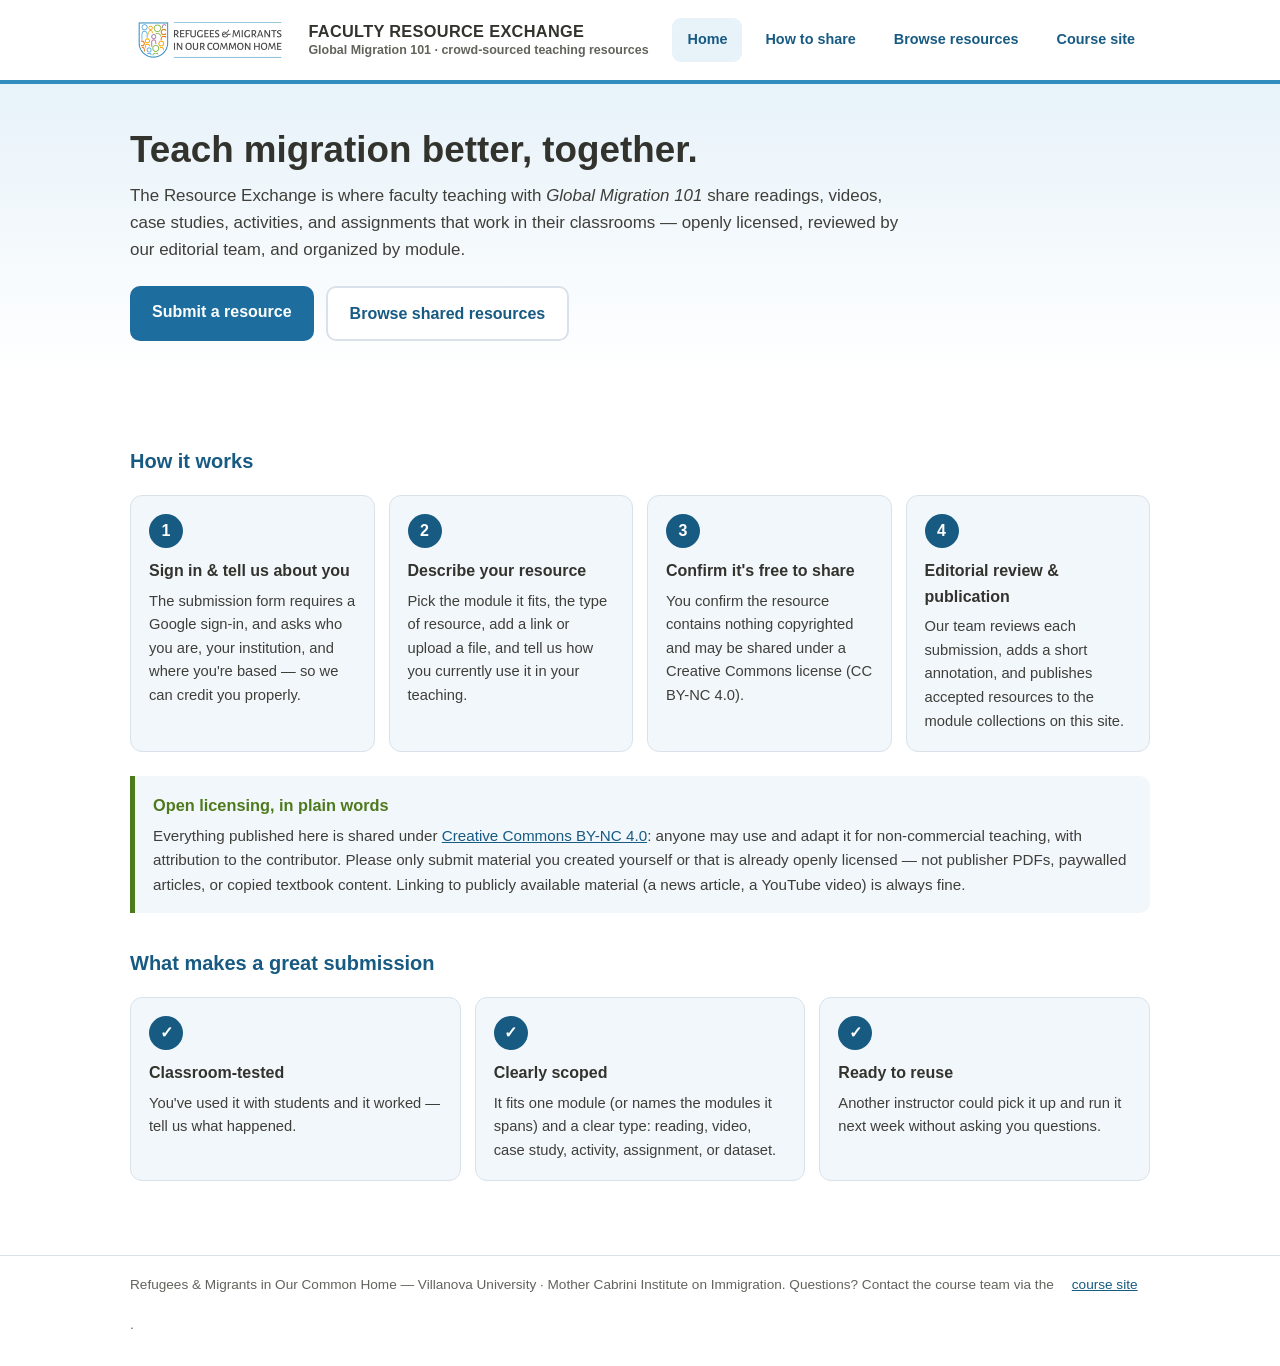
<file: index.html>
<!DOCTYPE html>
<html lang="en">
<head>
<meta charset="utf-8">
<meta name="viewport" content="width=device-width, initial-scale=1">
<title>Faculty Resource Exchange — Global Migration 101</title>
<meta name="description" content="Share and discover openly licensed teaching resources for the Global Migration 101 course.">
<link rel="stylesheet" href="assets/exchange.css">
</head>
<body>
<a class="skip" href="#main">Skip to main content</a>
<header class="site">
  <div class="wrap">
    <img src="assets/RMCH_Primary_Horizontal_Color_web.png" alt="Refugees and Migrants in Our Common Home">
    <div class="name">Faculty Resource Exchange
      <span>Global Migration 101 · crowd-sourced teaching resources</span>
    </div>
    <nav class="top" aria-label="Site">
      <a href="index.html" aria-current="page">Home</a>
      <a href="share.html">How to share</a>
      <a href="browse.html">Browse resources</a>
      <a href="https://cbonfini.github.io/global-migration-101/" rel="noopener">Course site</a>
    </nav>
  </div>
</header>

<div class="hero">
  <div class="wrap">
    <h1>Teach migration better, together.</h1>
    <p class="lede">The Resource Exchange is where faculty teaching with <em>Global Migration 101</em>
    share readings, videos, case studies, activities, and assignments that work in their classrooms —
    openly licensed, reviewed by our editorial team, and organized by module.</p>
    <div class="btnrow">
      <a class="btn" id="submit-btn" href="#how">Submit a resource</a>
      <a class="btn ghost" href="browse.html">Browse shared resources</a>
    </div>
  </div>
</div>

<main id="main">
  <div class="wrap">
    <h2 id="how">How it works</h2>
    <ol class="steps">
      <li><span class="n" aria-hidden="true">1</span>
        <h3>Sign in &amp; tell us about you</h3>
        <p>The submission form requires a Google sign-in, and asks who you are, your institution,
        and where you're based — so we can credit you properly.</p></li>
      <li><span class="n" aria-hidden="true">2</span>
        <h3>Describe your resource</h3>
        <p>Pick the module it fits, the type of resource, add a link or upload a file, and tell us
        how you currently use it in your teaching.</p></li>
      <li><span class="n" aria-hidden="true">3</span>
        <h3>Confirm it's free to share</h3>
        <p>You confirm the resource contains nothing copyrighted and may be shared under a
        Creative Commons license (CC BY-NC 4.0).</p></li>
      <li><span class="n" aria-hidden="true">4</span>
        <h3>Editorial review &amp; publication</h3>
        <p>Our team reviews each submission, adds a short annotation, and publishes accepted
        resources to the module collections on this site.</p></li>
    </ol>

    <div class="notice">
      <h2>Open licensing, in plain words</h2>
      <p>Everything published here is shared under
      <a href="https://creativecommons.org/licenses/by-nc/4.0/" rel="noopener">Creative Commons BY-NC 4.0</a>:
      anyone may use and adapt it for non-commercial teaching, with attribution to the contributor.
      Please only submit material you created yourself or that is already openly licensed —
      not publisher PDFs, paywalled articles, or copied textbook content. Linking to publicly
      available material (a news article, a YouTube video) is always fine.</p>
    </div>

    <h2>What makes a great submission</h2>
    <ol class="steps">
      <li><span class="n" aria-hidden="true">✓</span><h3>Classroom-tested</h3>
        <p>You've used it with students and it worked — tell us what happened.</p></li>
      <li><span class="n" aria-hidden="true">✓</span><h3>Clearly scoped</h3>
        <p>It fits one module (or names the modules it spans) and a clear type:
        reading, video, case study, activity, assignment, or dataset.</p></li>
      <li><span class="n" aria-hidden="true">✓</span><h3>Ready to reuse</h3>
        <p>Another instructor could pick it up and run it next week without asking you questions.</p></li>
    </ol>
  </div>
</main>

<footer class="site">
  <div class="wrap">
    Refugees &amp; Migrants in Our Common Home — Villanova University · Mother Cabrini Institute on Immigration.
    Questions? Contact the course team via the <a href="https://cbonfini.github.io/global-migration-101/" rel="noopener">course site</a>.
  </div>
</footer>

<script src="assets/config.js"></script>
<script>
(function(){
  var c = window.EXCHANGE_CONFIG || {};
  var btn = document.getElementById("submit-btn");
  if (c.FORM_URL) { btn.href = c.FORM_URL; btn.rel = "noopener"; }
  else {
    btn.addEventListener("click", function(e){
      e.preventDefault();
      alert("The submission form isn't connected yet. Site owner: paste your Google Form link into assets/config.js.");
    });
  }
})();
</script>
</body>
</html>
</file>
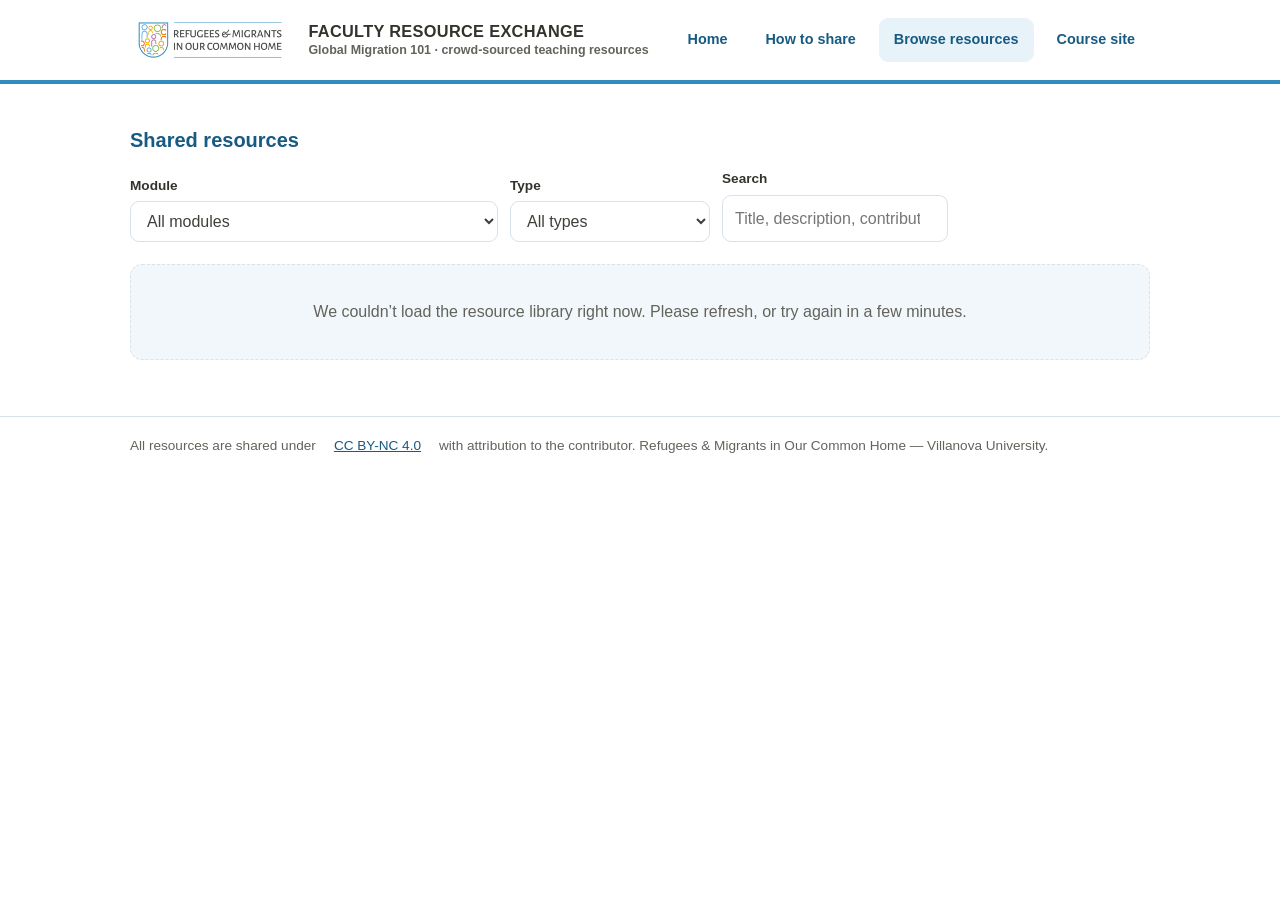
<file: browse.html>
<!DOCTYPE html>
<html lang="en">
<head>
<meta charset="utf-8">
<meta name="viewport" content="width=device-width, initial-scale=1">
<title>Browse resources — Faculty Resource Exchange</title>
<meta name="description" content="Browse faculty-shared, openly licensed teaching resources for Global Migration 101, organized by module and type.">
<link rel="stylesheet" href="assets/exchange.css">
</head>
<body>
<a class="skip" href="#main">Skip to main content</a>
<header class="site">
  <div class="wrap">
    <img src="assets/RMCH_Primary_Horizontal_Color_web.png" alt="Refugees and Migrants in Our Common Home">
    <div class="name">Faculty Resource Exchange
      <span>Global Migration 101 · crowd-sourced teaching resources</span>
    </div>
    <nav class="top" aria-label="Site">
      <a href="index.html">Home</a>
      <a href="share.html">How to share</a>
      <a href="browse.html" aria-current="page">Browse resources</a>
      <a href="https://cbonfini.github.io/global-migration-101/" rel="noopener">Course site</a>
    </nav>
  </div>
</header>

<main id="main">
  <div class="wrap">
    <h2 style="margin-top:6px">Shared resources</h2>
    <div class="filters" role="search">
      <div>
        <label for="f-module">Module</label>
        <select id="f-module"><option value="">All modules</option></select>
      </div>
      <div>
        <label for="f-type">Type</label>
        <select id="f-type"><option value="">All types</option></select>
      </div>
      <div>
        <label for="f-q">Search</label>
        <input id="f-q" type="search" placeholder="Title, description, contributor…">
      </div>
    </div>
    <p class="count" id="count" role="status" aria-live="polite"></p>
    <div id="groups"></div>
    <div class="empty" id="empty" hidden></div>
  </div>
</main>

<footer class="site">
  <div class="wrap">
    All resources are shared under
    <a href="https://creativecommons.org/licenses/by-nc/4.0/" rel="noopener">CC BY-NC 4.0</a>
    with attribution to the contributor. Refugees &amp; Migrants in Our Common Home — Villanova University.
  </div>
</footer>

<script src="assets/config.js"></script>
<script>
(function(){
  "use strict";
  // Course order, with each module's arc (shown as a small chip on the heading)
  var MODULES = [
    {t:"Foundations of Global Migration", a:"Foundations"},
    {t:"Migration Data and Global Trends", a:"Foundations"},
    {t:"Religion, Ethics, and Migration", a:"Narratives & Ethics"},
    {t:"Drivers of Migration", a:"Foundations"},
    {t:"Climate Change and Migration", a:"Future Challenges & Solutions"},
    {t:"Refugees, Asylum, and Forced Displacement", a:"Historical & Structural Context"},
    {t:"Migration Through History", a:"Historical & Structural Context"},
    {t:"Migration Journey and Experience", a:"Historical & Structural Context"},
    {t:"Borders, Sovereignty, and Policy", a:"Systems & Governance"},
    {t:"Migration, Labor, and the Economy", a:"Systems & Governance"},
    {t:"Migrant Lives and Identities", a:"Human Experience"},
    {t:"Media, Narratives, and Representation", a:"Narratives & Ethics"},
    {t:"Cities, Communities, and Integration", a:"Human Experience"},
    {t:"Solutions, Governance, and the Future", a:"Future Challenges & Solutions"},
    {t:"General / multiple modules", a:""}
  ];
  var ARC = {};
  MODULES.forEach(function(m){ ARC[m.t] = m.a; });

  var groupsEl = document.getElementById("groups"), empty = document.getElementById("empty"),
      count = document.getElementById("count"),
      fMod = document.getElementById("f-module"), fType = document.getElementById("f-type"),
      fQ = document.getElementById("f-q");
  MODULES.forEach(function(m){ fMod.add(new Option(m.t, m.t)); });

  function esc(s){ var d = document.createElement("div"); d.textContent = s == null ? "" : String(s); return d.innerHTML; }

  // Minimal RFC-4180 CSV parser (handles quoted fields, commas, newlines)
  function parseCSV(text){
    var rows = [], row = [], cur = "", q = false;
    for (var i = 0; i < text.length; i++){
      var ch = text[i];
      if (q){
        if (ch === '"'){ if (text[i+1] === '"'){ cur += '"'; i++; } else q = false; }
        else cur += ch;
      } else if (ch === '"') q = true;
      else if (ch === ","){ row.push(cur); cur = ""; }
      else if (ch === "\n" || ch === "\r"){
        if (ch === "\r" && text[i+1] === "\n") i++;
        row.push(cur); cur = "";
        if (row.length > 1 || row[0] !== "") rows.push(row);
        row = [];
      } else cur += ch;
    }
    if (cur !== "" || row.length){ row.push(cur); rows.push(row); }
    return rows;
  }

  // Map header names to fields, tolerant of wording/order changes in the Sheet
  function headerMap(hdr){
    var map = {};
    hdr.forEach(function(h, i){
      var k = h.toLowerCase();
      if (/name/.test(k) && map.name === undefined && !/institution|module/.test(k)) map.name = i;
      else if (/institution|university|organi[sz]ation|affiliation/.test(k)) map.inst = i;
      else if (/country|where.*(from|based)|location/.test(k)) map.country = i;
      else if (/module/.test(k)) map.module = i;
      else if (/type|category/.test(k)) map.type = i;
      else if (/title/.test(k)) map.title = i;
      else if (/description|about the resource/.test(k)) map.desc = i;
      else if (/link|url/.test(k) && map.link === undefined) map.link = i;
      else if (/upload|file/.test(k) && map.file === undefined) map.file = i;
      else if (/how.*(use|teach)|teaching/.test(k)) map.use = i;
      else if (/annotation|editor/.test(k)) map.ann = i;
      else if (/timestamp|date/.test(k) && map.date === undefined) map.date = i;
    });
    return map;
  }

  var DATA = [];
  function render(){
    var m = fMod.value, t = fType.value, q = fQ.value.trim().toLowerCase();
    var shown = DATA.filter(function(r){
      if (m && r.module !== m) return false;
      if (t && r.type !== t) return false;
      if (q){
        var hay = (r.title + " " + r.desc + " " + r.name + " " + r.inst + " " + r.use + " " + r.ann).toLowerCase();
        if (hay.indexOf(q) === -1) return false;
      }
      return true;
    });
    function card(r){
      var title = r.link ? '<a href="' + esc(r.link) + '" rel="noopener">' + esc(r.title) + "</a>" : esc(r.title);
      return '<li class="res">' +
        (r.type ? '<div class="meta"><span class="chip type">' + esc(r.type) + "</span></div>" : "") +
        "<h4>" + title + "</h4>" +
        (r.desc ? "<p>" + esc(r.desc) + "</p>" : "") +
        '<p class="who">Shared by ' + esc(r.name || "a colleague") +
          (r.inst ? " · " + esc(r.inst) : "") + (r.country ? " · " + esc(r.country) : "") + "</p>" +
        (r.use ? '<div class="use"><b>How it’s used in teaching:</b> ' + esc(r.use) + "</div>" : "") +
        (r.ann ? '<div class="ann"><b>Editor’s note:</b> ' + esc(r.ann) + "</div>" : "") +
      "</li>";
    }
    // Group under module headings, in course order
    var byMod = {};
    shown.forEach(function(r){
      var key = r.module || "General / multiple modules";
      (byMod[key] = byMod[key] || []).push(r);
    });
    var order = MODULES.map(function(x){ return x.t; });
    Object.keys(byMod).forEach(function(k){ if (order.indexOf(k) === -1) order.push(k); });
    groupsEl.innerHTML = order.filter(function(k){ return byMod[k]; }).map(function(k){
      var rs = byMod[k], arc = ARC[k];
      return '<section class="modgroup">' +
        "<h3>" + (arc ? '<span class="arc">' + esc(arc) + "</span>" : "") + esc(k) +
        '<span class="gcount">' + rs.length + " resource" + (rs.length === 1 ? "" : "s") + "</span></h3>" +
        '<ul class="grid">' + rs.map(card).join("") + "</ul>" +
      "</section>";
    }).join("");
    empty.hidden = shown.length > 0;
    if (!shown.length){ empty.textContent = "No resources match these filters yet. Try clearing a filter — or be the first to share one!"; }
    count.textContent = shown.length + " resource" + (shown.length === 1 ? "" : "s") +
      (DATA.length !== shown.length ? " (of " + DATA.length + ")" : "");
  }

  function load(){
    var c = window.EXCHANGE_CONFIG || {};
    if (!c.CSV_URL){
      empty.hidden = false;
      empty.innerHTML = "The resource library isn’t connected yet.<br>Site owner: publish the Approved tab of the response Sheet to the web as CSV and paste the link into <code>assets/config.js</code>.";
      count.textContent = "";
      return;
    }
    fetch(c.CSV_URL, { cache: "no-store" }).then(function(r){
      if (!r.ok) throw new Error(r.status);
      return r.text();
    }).then(function(text){
      var rows = parseCSV(text);
      if (rows.length < 2){ DATA = []; render(); return; }
      var map = headerMap(rows[0]);
      DATA = rows.slice(1).map(function(r){
        function g(i){ return i === undefined ? "" : (r[i] || "").trim(); }
        return { name:g(map.name), inst:g(map.inst), country:g(map.country),
                 module:g(map.module), type:g(map.type), title:g(map.title),
                 desc:g(map.desc), link:g(map.link) || g(map.file), use:g(map.use), ann:g(map.ann) };
      }).filter(function(r){ return r.title; }).reverse(); // newest first
      var types = {};
      DATA.forEach(function(r){ if (r.type) types[r.type] = 1; });
      Object.keys(types).sort().forEach(function(t){ fType.add(new Option(t, t)); });
      render();
    }).catch(function(){
      empty.hidden = false;
      empty.textContent = "We couldn\u2019t load the resource library right now. Please refresh, or try again in a few minutes.";
      count.textContent = "";
    });
  }
  [fMod, fType].forEach(function(el){ el.addEventListener("change", render); });
  fQ.addEventListener("input", render);
  load();
})();
</script>
</body>
</html>
</file>
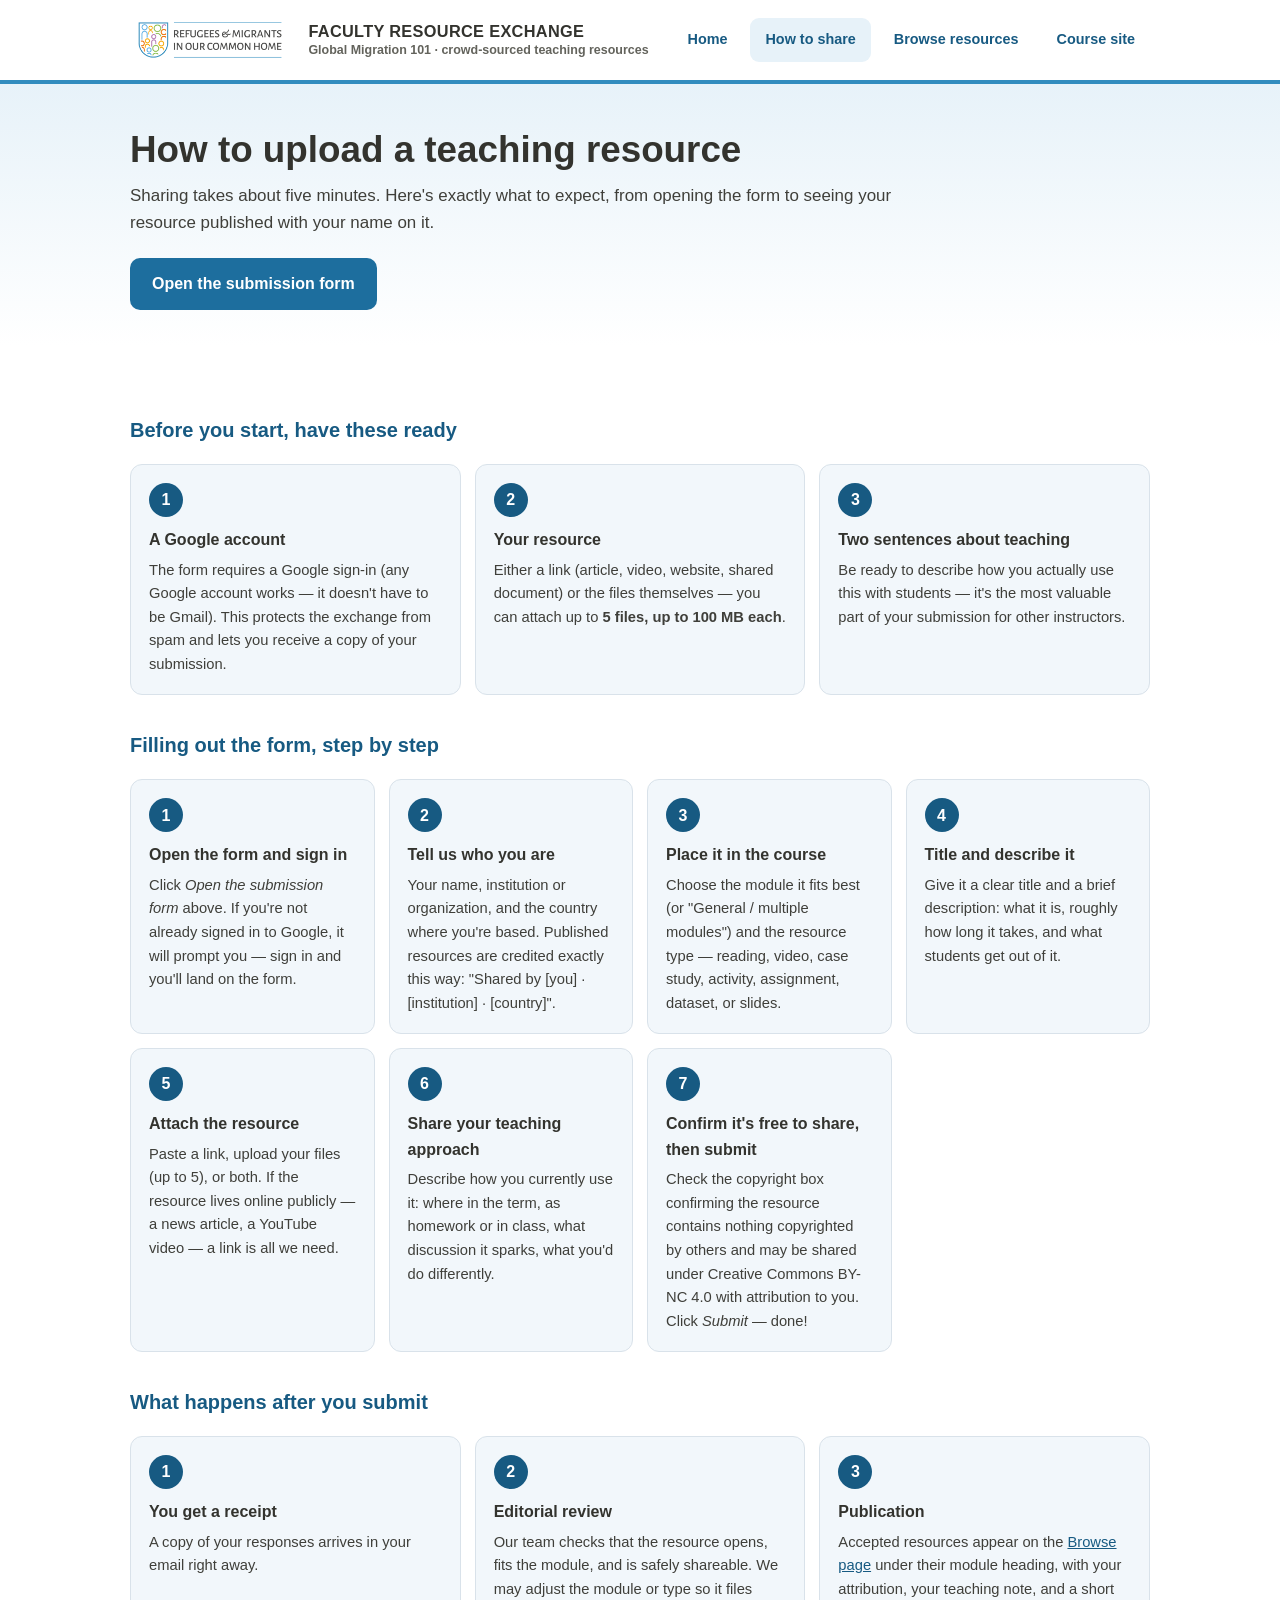
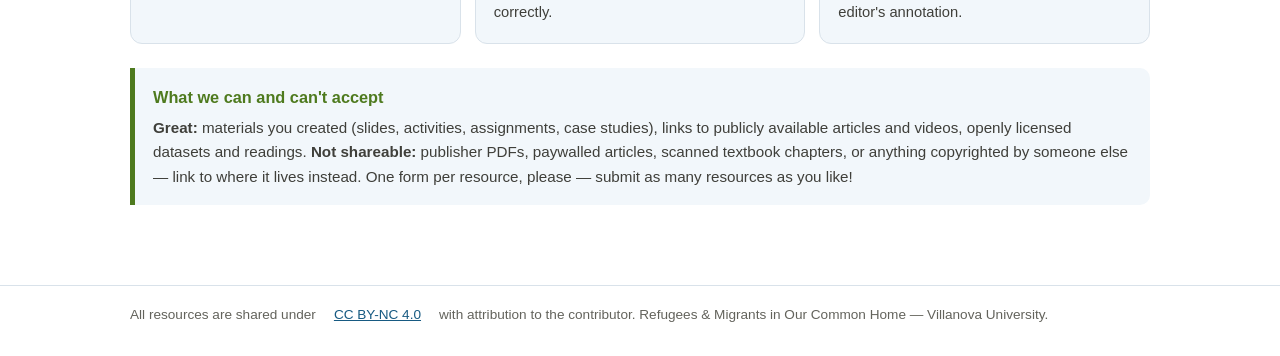
<file: share.html>
<!DOCTYPE html>
<html lang="en">
<head>
<meta charset="utf-8">
<meta name="viewport" content="width=device-width, initial-scale=1">
<title>How to share a resource — Faculty Resource Exchange</title>
<meta name="description" content="Step-by-step instructions for uploading a teaching resource to the Global Migration 101 Faculty Resource Exchange.">
<link rel="stylesheet" href="assets/exchange.css">
</head>
<body>
<a class="skip" href="#main">Skip to main content</a>
<header class="site">
  <div class="wrap">
    <img src="assets/RMCH_Primary_Horizontal_Color_web.png" alt="Refugees and Migrants in Our Common Home">
    <div class="name">Faculty Resource Exchange
      <span>Global Migration 101 · crowd-sourced teaching resources</span>
    </div>
    <nav class="top" aria-label="Site">
      <a href="index.html">Home</a>
      <a href="share.html" aria-current="page">How to share</a>
      <a href="browse.html">Browse resources</a>
      <a href="https://cbonfini.github.io/global-migration-101/" rel="noopener">Course site</a>
    </nav>
  </div>
</header>

<div class="hero">
  <div class="wrap">
    <h1>How to upload a teaching resource</h1>
    <p class="lede">Sharing takes about five minutes. Here's exactly what to expect,
    from opening the form to seeing your resource published with your name on it.</p>
    <div class="btnrow">
      <a class="btn" id="submit-btn" href="#steps">Open the submission form</a>
    </div>
  </div>
</div>

<main id="main">
  <div class="wrap">
    <h2 id="steps">Before you start, have these ready</h2>
    <ol class="steps">
      <li><span class="n" aria-hidden="true">1</span><h3>A Google account</h3>
        <p>The form requires a Google sign-in (any Google account works — it doesn't have to be Gmail).
        This protects the exchange from spam and lets you receive a copy of your submission.</p></li>
      <li><span class="n" aria-hidden="true">2</span><h3>Your resource</h3>
        <p>Either a link (article, video, website, shared document) or the files themselves —
        you can attach up to <strong>5 files, up to 100&nbsp;MB each</strong>.</p></li>
      <li><span class="n" aria-hidden="true">3</span><h3>Two sentences about teaching</h3>
        <p>Be ready to describe how you actually use this with students — it's the most
        valuable part of your submission for other instructors.</p></li>
    </ol>

    <h2>Filling out the form, step by step</h2>
    <ol class="steps">
      <li><span class="n" aria-hidden="true">1</span><h3>Open the form and sign in</h3>
        <p>Click <em>Open the submission form</em> above. If you're not already signed in to Google,
        it will prompt you — sign in and you'll land on the form.</p></li>
      <li><span class="n" aria-hidden="true">2</span><h3>Tell us who you are</h3>
        <p>Your name, institution or organization, and the country where you're based.
        Published resources are credited exactly this way: "Shared by [you] · [institution] · [country]".</p></li>
      <li><span class="n" aria-hidden="true">3</span><h3>Place it in the course</h3>
        <p>Choose the module it fits best (or "General / multiple modules") and the resource type —
        reading, video, case study, activity, assignment, dataset, or slides.</p></li>
      <li><span class="n" aria-hidden="true">4</span><h3>Title and describe it</h3>
        <p>Give it a clear title and a brief description: what it is, roughly how long it takes,
        and what students get out of it.</p></li>
      <li><span class="n" aria-hidden="true">5</span><h3>Attach the resource</h3>
        <p>Paste a link, upload your files (up to 5), or both. If the resource lives online publicly —
        a news article, a YouTube video — a link is all we need.</p></li>
      <li><span class="n" aria-hidden="true">6</span><h3>Share your teaching approach</h3>
        <p>Describe how you currently use it: where in the term, as homework or in class,
        what discussion it sparks, what you'd do differently.</p></li>
      <li><span class="n" aria-hidden="true">7</span><h3>Confirm it's free to share, then submit</h3>
        <p>Check the copyright box confirming the resource contains nothing copyrighted by others and
        may be shared under Creative Commons BY-NC 4.0 with attribution to you. Click <em>Submit</em> — done!</p></li>
    </ol>

    <h2>What happens after you submit</h2>
    <ol class="steps">
      <li><span class="n" aria-hidden="true">1</span><h3>You get a receipt</h3>
        <p>A copy of your responses arrives in your email right away.</p></li>
      <li><span class="n" aria-hidden="true">2</span><h3>Editorial review</h3>
        <p>Our team checks that the resource opens, fits the module, and is safely shareable.
        We may adjust the module or type so it files correctly.</p></li>
      <li><span class="n" aria-hidden="true">3</span><h3>Publication</h3>
        <p>Accepted resources appear on the <a href="browse.html">Browse page</a> under their module
        heading, with your attribution, your teaching note, and a short editor's annotation.</p></li>
    </ol>

    <div class="notice">
      <h2>What we can and can't accept</h2>
      <p><strong>Great:</strong> materials you created (slides, activities, assignments, case studies),
      links to publicly available articles and videos, openly licensed datasets and readings.
      <strong>Not shareable:</strong> publisher PDFs, paywalled articles, scanned textbook chapters,
      or anything copyrighted by someone else — link to where it lives instead.
      One form per resource, please — submit as many resources as you like!</p>
    </div>
  </div>
</main>

<footer class="site">
  <div class="wrap">
    All resources are shared under
    <a href="https://creativecommons.org/licenses/by-nc/4.0/" rel="noopener">CC BY-NC 4.0</a>
    with attribution to the contributor. Refugees &amp; Migrants in Our Common Home — Villanova University.
  </div>
</footer>

<script src="assets/config.js"></script>
<script>
(function(){
  var c = window.EXCHANGE_CONFIG || {};
  var btn = document.getElementById("submit-btn");
  if (c.FORM_URL) { btn.href = c.FORM_URL; btn.rel = "noopener"; }
})();
</script>
</body>
</html>
</file>
<file: assets/exchange.css>
/* GMA Faculty Resource Exchange — RMCH brand, WCAG 2.1 AA */
:root{
  --brand:#328CBE;        /* decorative only */
  --primary:#1D6E9E;      /* AA-safe on white */
  --primary-700:#175A82;
  --ink:#33332E;
  --txt:#3F3F3A;
  --muted:#63635C;
  --tint:#E7F2F9;
  --card:#F2F7FB;
  --line:#D9E2EA;
  --green:#4E7A1E;
  --focus:#B45309;
}
*{box-sizing:border-box}
html{scroll-behavior:smooth}
body{margin:0;font-family:"Montserrat","Inter",Arial,Helvetica,sans-serif;color:var(--txt);
     background:#fff;line-height:1.6;font-size:1rem}
a{color:var(--primary-700)}
a:focus-visible,button:focus-visible,input:focus-visible,select:focus-visible{
  outline:3px solid var(--focus);outline-offset:2px;border-radius:4px}
.skip{position:absolute;left:-9999px;top:0;background:var(--primary-700);color:#fff;
      padding:10px 16px;z-index:50;border-radius:0 0 8px 0}
.skip:focus{left:0}
header.site{border-bottom:4px solid var(--brand);padding:14px 0}
.wrap{max-width:1060px;margin:0 auto;padding:0 20px}
.site .wrap{display:flex;align-items:center;gap:18px;flex-wrap:wrap}
.site img{height:52px;width:auto}
.site .name{font-weight:800;color:var(--ink);font-size:1.02rem;letter-spacing:.02em;
            text-transform:uppercase;line-height:1.3}
.site .name span{display:block;font-weight:600;color:var(--muted);font-size:.78rem;
                 text-transform:none;letter-spacing:0}
nav.top{margin-left:auto;display:flex;gap:8px;flex-wrap:wrap}
nav.top a{font-weight:700;font-size:.9rem;text-decoration:none;padding:9px 14px;border-radius:9px;
          border:1.5px solid transparent}
nav.top a[aria-current="page"]{background:var(--tint);color:var(--primary-700)}
nav.top a:hover{border-color:var(--line)}
.hero{background:linear-gradient(180deg,var(--tint),#fff);padding:44px 0 36px}
.hero h1{font-size:clamp(1.6rem,3.5vw,2.3rem);color:var(--ink);margin:0 0 10px;line-height:1.2}
.hero p.lede{font-size:1.06rem;max-width:46em;margin:0 0 22px}
.btn{display:inline-block;background:var(--primary);color:#fff;font-weight:700;
     padding:13px 22px;border-radius:10px;text-decoration:none;border:none;font-size:1rem;cursor:pointer}
.btn:hover{background:var(--primary-700)}
.btn.ghost{background:#fff;color:var(--primary-700);border:2px solid var(--line)}
.btn.ghost:hover{border-color:var(--brand);background:#fff}
.btnrow{display:flex;gap:12px;flex-wrap:wrap}
main{padding:34px 0 56px}
h2{color:var(--primary-700);font-size:1.25rem;margin:34px 0 12px}
.steps{display:grid;grid-template-columns:repeat(auto-fit,minmax(230px,1fr));gap:14px;padding:0;margin:18px 0;list-style:none}
.steps li{background:var(--card);border:1px solid var(--line);border-radius:12px;padding:18px}
.steps .n{display:inline-flex;align-items:center;justify-content:center;width:34px;height:34px;
          border-radius:50%;background:var(--primary-700);color:#fff;font-weight:800;margin-bottom:10px}
.steps h3{margin:0 0 6px;font-size:1rem;color:var(--ink)}
.steps p{margin:0;font-size:.92rem}
.notice{background:var(--card);border-left:5px solid var(--green);border-radius:0 10px 10px 0;
        padding:16px 18px;margin:24px 0}
.notice h2{margin:0 0 6px;font-size:1.02rem;color:var(--green)}
.notice p{margin:0;font-size:.95rem}
/* browse */
.filters{display:flex;gap:12px;flex-wrap:wrap;align-items:end;margin:6px 0 22px}
.filters label{display:block;font-weight:700;font-size:.85rem;color:var(--ink);margin-bottom:5px}
.filters select,.filters input{font:inherit;padding:10px 12px;border:1.5px solid var(--line);
        border-radius:9px;min-width:200px;color:var(--txt);background:#fff}
.count{font-size:.9rem;color:var(--muted);margin:0 0 14px}
.grid{display:grid;grid-template-columns:repeat(auto-fill,minmax(300px,1fr));gap:14px;padding:0;margin:0;list-style:none}
.res{border:1px solid var(--line);border-left:5px solid var(--brand);border-radius:12px;
     padding:16px 18px;background:#fff;display:flex;flex-direction:column;gap:8px}
.res .meta{display:flex;gap:6px;flex-wrap:wrap}
.res .chip{font-size:.72rem;font-weight:800;letter-spacing:.05em;text-transform:uppercase;
           background:var(--tint);color:var(--primary-700);border-radius:999px;padding:3px 11px}
.res .chip.type{background:#F3F7EE;color:var(--green)}
.res h3,.res h4{margin:2px 0 0;font-size:1.04rem;color:var(--ink);line-height:1.35}
.res h3 a,.res h4 a{color:inherit}
/* module groupings */
.modgroup{margin:0 0 30px}
.modgroup>h3{display:flex;align-items:baseline;gap:10px;flex-wrap:wrap;color:var(--primary-700);
  font-size:1.14rem;margin:30px 0 4px;padding-bottom:9px;border-bottom:3px solid var(--tint)}
.modgroup>h3 .arc{font-size:.72rem;font-weight:800;letter-spacing:.06em;text-transform:uppercase;
  color:#fff;background:var(--primary);border-radius:999px;padding:3px 11px}
.modgroup>h3 .gcount{font-size:.85rem;font-weight:600;color:var(--muted);margin-left:auto}
.modgroup .grid{margin-top:12px}
.res p{margin:0;font-size:.92rem}
.res .who{font-size:.85rem;color:var(--muted)}
.res .use{background:var(--card);border-radius:9px;padding:10px 12px;font-size:.88rem}
.res .use b{color:var(--primary-700)}
.res .ann{border-top:1px dashed var(--line);padding-top:8px;font-size:.88rem}
.res .ann b{color:var(--green)}
.empty{background:var(--card);border:1.5px dashed var(--line);border-radius:12px;
       padding:34px;text-align:center;color:var(--muted)}
footer.site{border-top:1px solid var(--line);padding:18px 0 30px;color:var(--muted);font-size:.85rem}
@media (max-width:640px){ nav.top{margin-left:0} .filters select,.filters input{min-width:100%} }
</file>
